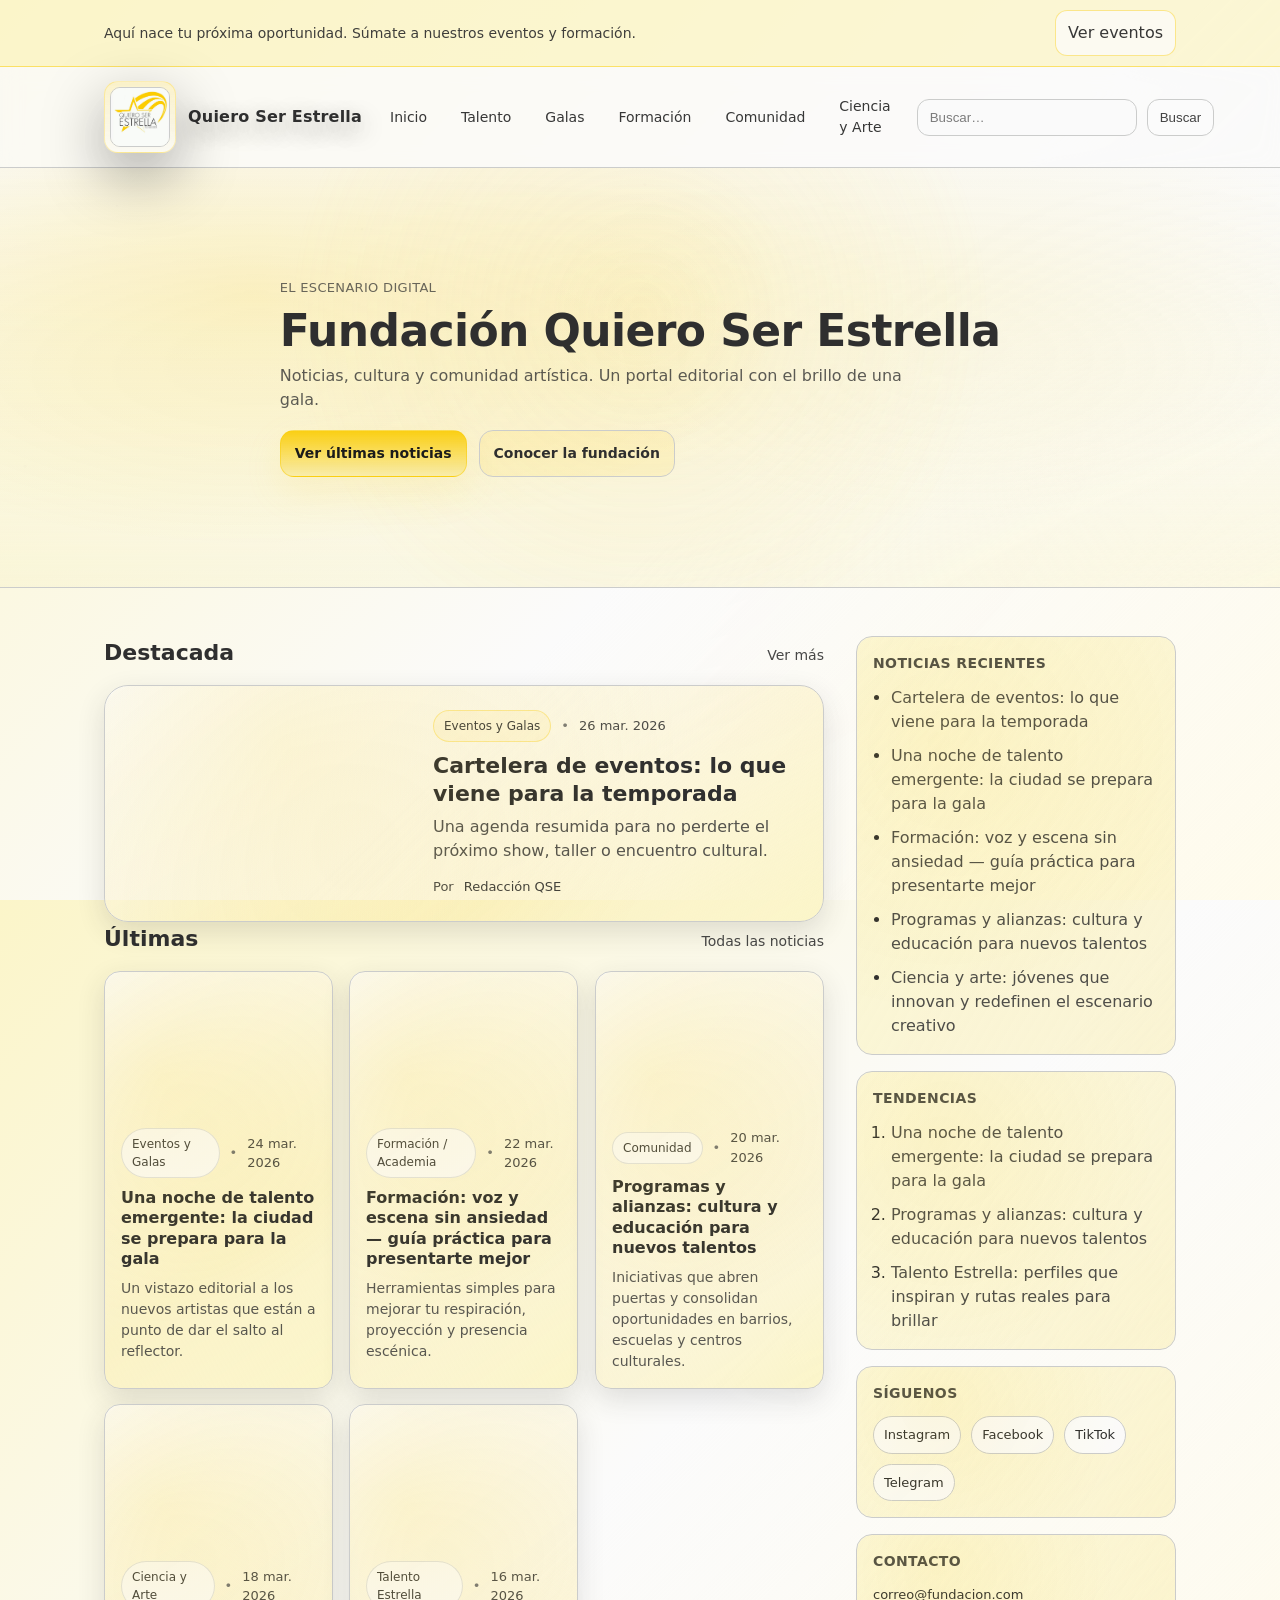
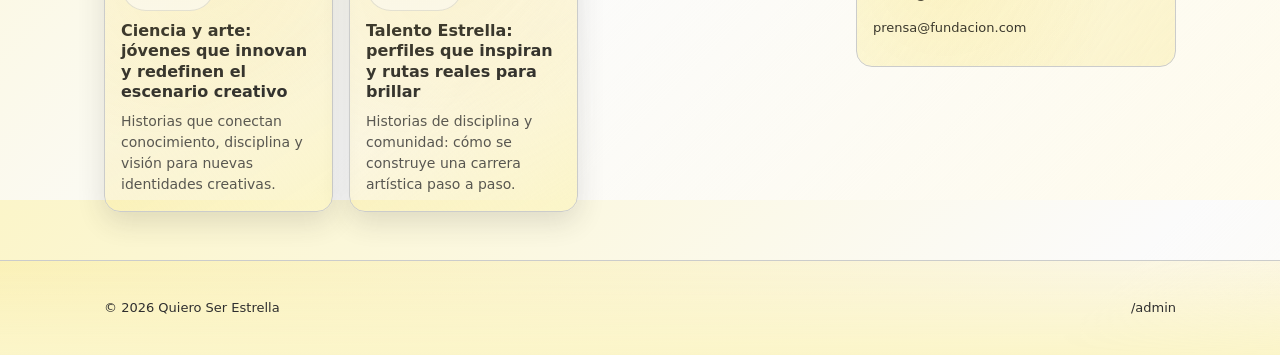
<file: index.html>
<!doctype html>
<html lang="es">
<head>
  <meta charset="utf-8" />
  <meta name="viewport" content="width=device-width, initial-scale=1, viewport-fit=cover" />
  <title>Quiero Ser Estrella — Portal</title>
  <meta name="description" content="Portal de noticias y cultura de Fundación Quiero Ser Estrella." />
  <link rel="preload" href="./css/tokens.css" as="style" />
  <link rel="stylesheet" href="./css/tokens.css" />
  <link rel="stylesheet" href="./css/base.css" />
  <link rel="stylesheet" href="./css/layout.css" />
  <link rel="stylesheet" href="./css/components.css" />
  <link rel="stylesheet" href="./css/effects.css" />
</head>
<body>
  <a class="skip-link" href="#contenido">Saltar al contenido</a>

  <div class="top-banner" role="region" aria-label="Anuncio">
    <div class="container top-banner-inner">
      <p class="top-banner-text">Aquí nace tu próxima oportunidad. Súmate a nuestros eventos y formación.</p>
      <a class="top-banner-cta" href="#/categoria/eventos-y-galas">Ver eventos</a>
    </div>
  </div>

  <header class="site-header">
    <div class="container header-inner">
      <a class="brand" href="#/">
        <span class="brand-logo-wrap" aria-hidden="true">
          <img class="brand-logo" src="./quieroserestrella-logo.png" alt="" />
        </span>
        <span class="brand-text">Quiero Ser Estrella</span>
      </a>

      <nav class="nav" aria-label="Navegación principal">
        <a class="nav-link" href="#/">Inicio</a>

        <a class="nav-link" href="#/categoria/talento-estrella">Talento</a>
        <a class="nav-link" href="#/categoria/eventos-y-galas">Galas</a>
        <a class="nav-link" href="#/categoria/formacion-academia">Formación</a>
        <a class="nav-link" href="#/categoria/comunidad">Comunidad</a>
        <a class="nav-link" href="#/categoria/ciencia-y-arte">Ciencia y Arte</a>
      </nav>

      <form class="search" role="search">
        <label class="sr-only" for="q">Buscar</label>
        <input id="q" class="search-input" name="q" type="search" placeholder="Buscar…" autocomplete="off" />
        <button class="search-btn" type="submit">Buscar</button>
      </form>
    </div>
  </header>

  <main id="contenido">
    <section class="hero">
      <canvas class="hero-canvas" data-particles aria-hidden="true"></canvas>
      <div class="container hero-inner">
        <p class="hero-kicker">El escenario digital</p>
        <h1 class="hero-title">Fundación Quiero Ser Estrella</h1>
        <p class="hero-subtitle">Noticias, cultura y comunidad artística. Un portal editorial con el brillo de una gala.</p>
        <div class="hero-actions">
          <a class="btn btn-primary" href="#/">Ver últimas noticias</a>
          <a class="btn btn-ghost" href="#">Conocer la fundación</a>
        </div>
      </div>
    </section>

    <section class="section">
      <div class="container" id="app"></div>
    </section>
  </main>

  <footer class="site-footer">
    <div class="container footer-inner">
      <p class="small">© <span id="year"></span> Quiero Ser Estrella</p>
      <a class="small" href="./admin.html">/admin</a>
    </div>
  </footer>

  <script type="module" src="./js/main.js"></script>
</body>
</html>
</file>
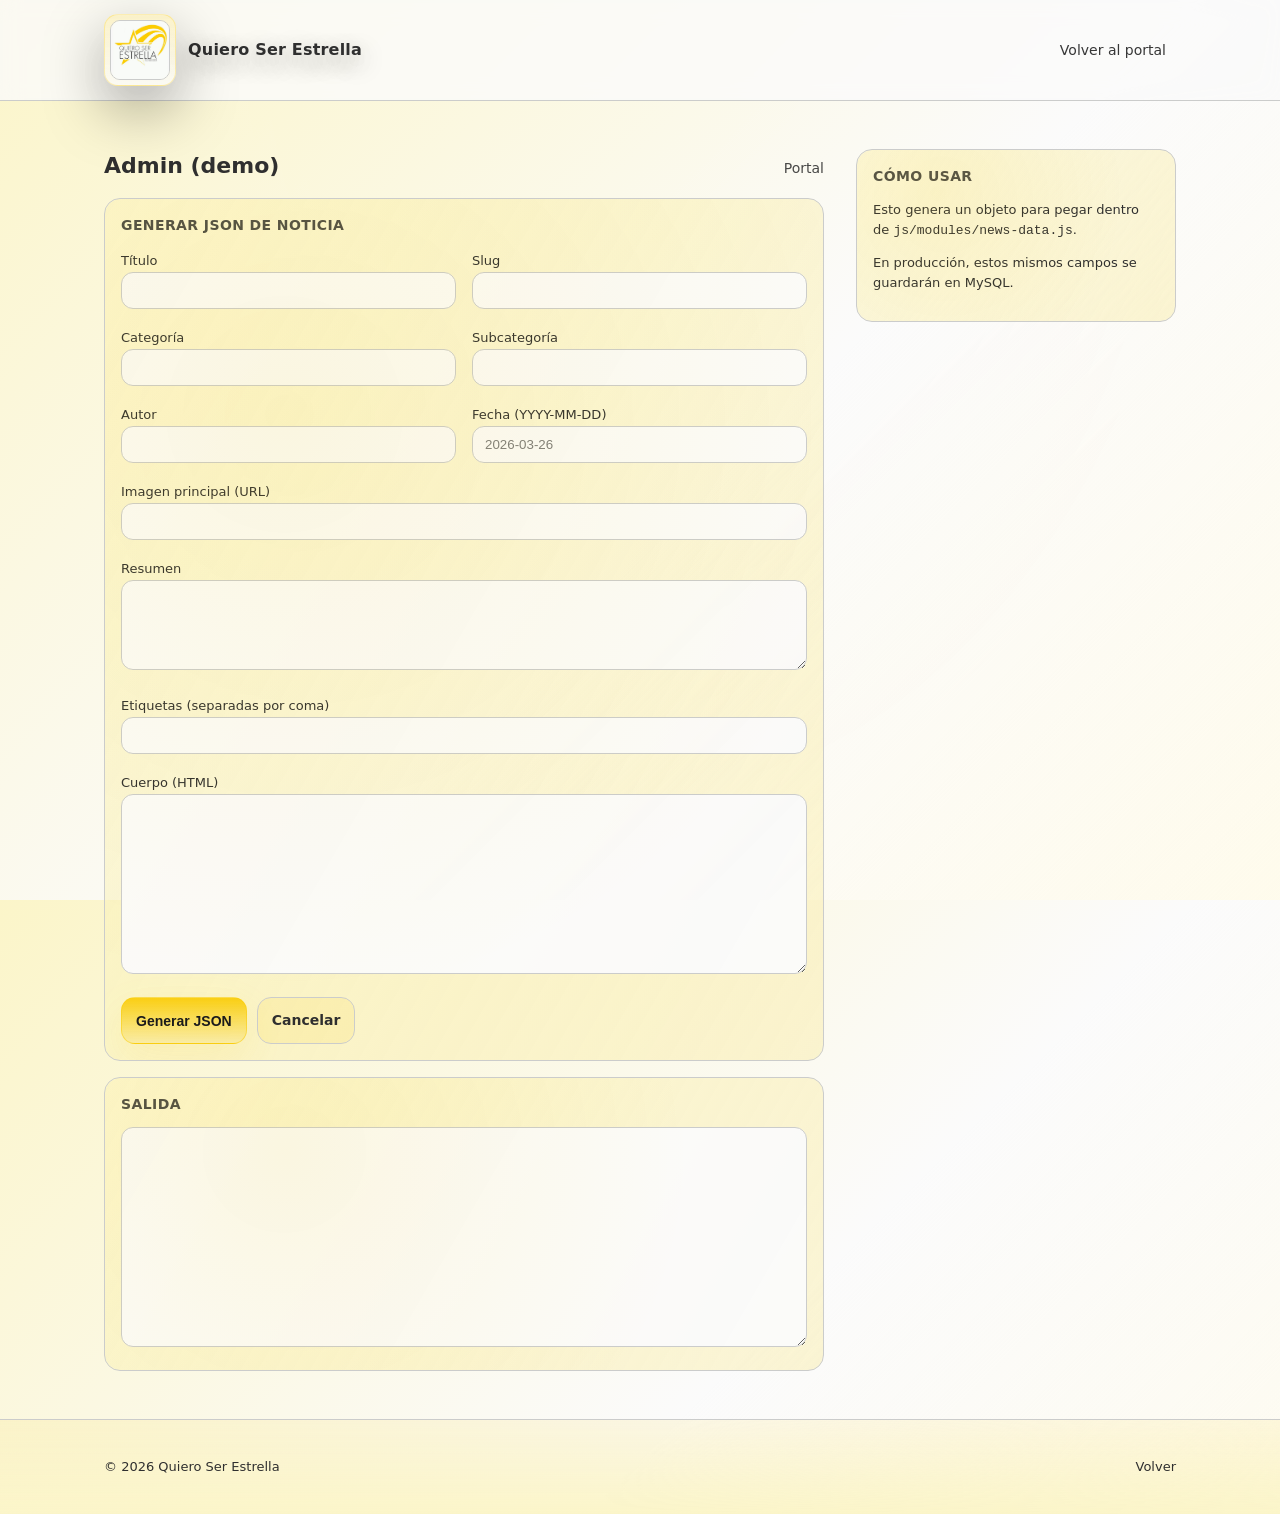
<file: admin.html>
<!doctype html>
<html lang="es">
<head>
  <meta charset="utf-8" />
  <meta name="viewport" content="width=device-width, initial-scale=1" />
  <title>Admin — Quiero Ser Estrella</title>
  <link rel="stylesheet" href="./css/tokens.css" />
  <link rel="stylesheet" href="./css/base.css" />
  <link rel="stylesheet" href="./css/layout.css" />
  <link rel="stylesheet" href="./css/components.css" />
</head>
<body>
  <a class="skip-link" href="#contenido">Saltar al contenido</a>

  <header class="site-header">
    <div class="container header-inner">
      <a class="brand" href="./#/">
        <span class="brand-logo-wrap" aria-hidden="true">
          <img class="brand-logo" src="./quieroserestrella-logo.png" alt="" />
        </span>
        <span class="brand-text">Quiero Ser Estrella</span>
      </a>

      <nav class="nav" aria-label="Navegación">
        <a class="nav-link" href="./#/">Volver al portal</a>
      </nav>
    </div>
  </header>

  <main id="contenido" class="section">
    <div class="container grid-main">
      <div>
        <div class="section-header">
          <h1 class="section-title">Admin (demo)</h1>
          <a class="section-link" href="./#/">Portal</a>
        </div>

        <section class="panel">
          <h2 class="panel-title">Generar JSON de noticia</h2>

          <form id="f" class="form">
            <div class="cards" style="grid-template-columns:1fr 1fr;">
              <div>
                <label class="small" for="titulo">Título</label>
                <input class="search-input" style="width:100%" id="titulo" name="titulo" required />
              </div>
              <div>
                <label class="small" for="slug">Slug</label>
                <input class="search-input" style="width:100%" id="slug" name="slug" required />
              </div>
              <div>
                <label class="small" for="categoria">Categoría</label>
                <input class="search-input" style="width:100%" id="categoria" name="categoria" required />
              </div>
              <div>
                <label class="small" for="subcategoria">Subcategoría</label>
                <input class="search-input" style="width:100%" id="subcategoria" name="subcategoria" />
              </div>
              <div>
                <label class="small" for="autor">Autor</label>
                <input class="search-input" style="width:100%" id="autor" name="autor" required />
              </div>
              <div>
                <label class="small" for="fecha">Fecha (YYYY-MM-DD)</label>
                <input class="search-input" style="width:100%" id="fecha" name="fecha" placeholder="2026-03-26" required />
              </div>
              <div style="grid-column:1 / -1">
                <label class="small" for="imagen">Imagen principal (URL)</label>
                <input class="search-input" style="width:100%" id="imagen" name="imagen" required />
              </div>
              <div style="grid-column:1 / -1">
                <label class="small" for="resumen">Resumen</label>
                <textarea class="search-input" style="width:100%;height:90px" id="resumen" name="resumen" required></textarea>
              </div>
              <div style="grid-column:1 / -1">
                <label class="small" for="etiquetas">Etiquetas (separadas por coma)</label>
                <input class="search-input" style="width:100%" id="etiquetas" name="etiquetas" />
              </div>
              <div style="grid-column:1 / -1">
                <label class="small" for="cuerpo">Cuerpo (HTML)</label>
                <textarea class="search-input" style="width:100%;height:180px" id="cuerpo" name="cuerpo" required></textarea>
              </div>
            </div>

            <div style="margin-top:16px;display:flex;gap:10px;flex-wrap:wrap;">
              <button class="btn btn-primary" type="submit">Generar JSON</button>
              <a class="btn btn-ghost" href="./#/">Cancelar</a>
            </div>
          </form>
        </section>

        <section class="panel" style="margin-top:16px">
          <h2 class="panel-title">Salida</h2>
          <textarea id="out" class="search-input" style="width:100%;height:220px" readonly></textarea>
        </section>
      </div>

      <aside class="sidebar" aria-label="Ayuda">
        <section class="panel">
          <h2 class="panel-title">Cómo usar</h2>
          <p class="small">Esto genera un objeto para pegar dentro de <span style="font-family:var(--mono)">js/modules/news-data.js</span>.</p>
          <p class="small">En producción, estos mismos campos se guardarán en MySQL.</p>
        </section>
      </aside>
    </div>
  </main>

  <footer class="site-footer">
    <div class="container footer-inner">
      <p class="small">© <span id="year"></span> Quiero Ser Estrella</p>
      <a class="small" href="./#/">Volver</a>
    </div>
  </footer>

  <script type="module">
    const yearEl = document.getElementById('year');
    if (yearEl) yearEl.textContent = String(new Date().getFullYear());

    const f = document.getElementById('f');
    const out = document.getElementById('out');

    const clean = (s) => String(s || '').trim();

    f.addEventListener('submit', (ev) => {
      ev.preventDefault();

      const data = new FormData(f);
      const etiquetas = clean(data.get('etiquetas'))
        .split(',')
        .map((x) => clean(x))
        .filter(Boolean);

      const obj = {
        id: Date.now(),
        slug: clean(data.get('slug')),
        categoria: clean(data.get('categoria')),
        subcategoria: clean(data.get('subcategoria')),
        titulo: clean(data.get('titulo')),
        autor: clean(data.get('autor')),
        fecha: clean(data.get('fecha')),
        imagen_principal: clean(data.get('imagen')),
        resumen: clean(data.get('resumen')),
        cuerpo_html: clean(data.get('cuerpo')),
        etiquetas,
      };

      out.value = JSON.stringify(obj, null, 2);
      out.focus();
      out.select();
    });
  </script>
</body>
</html>
</file>
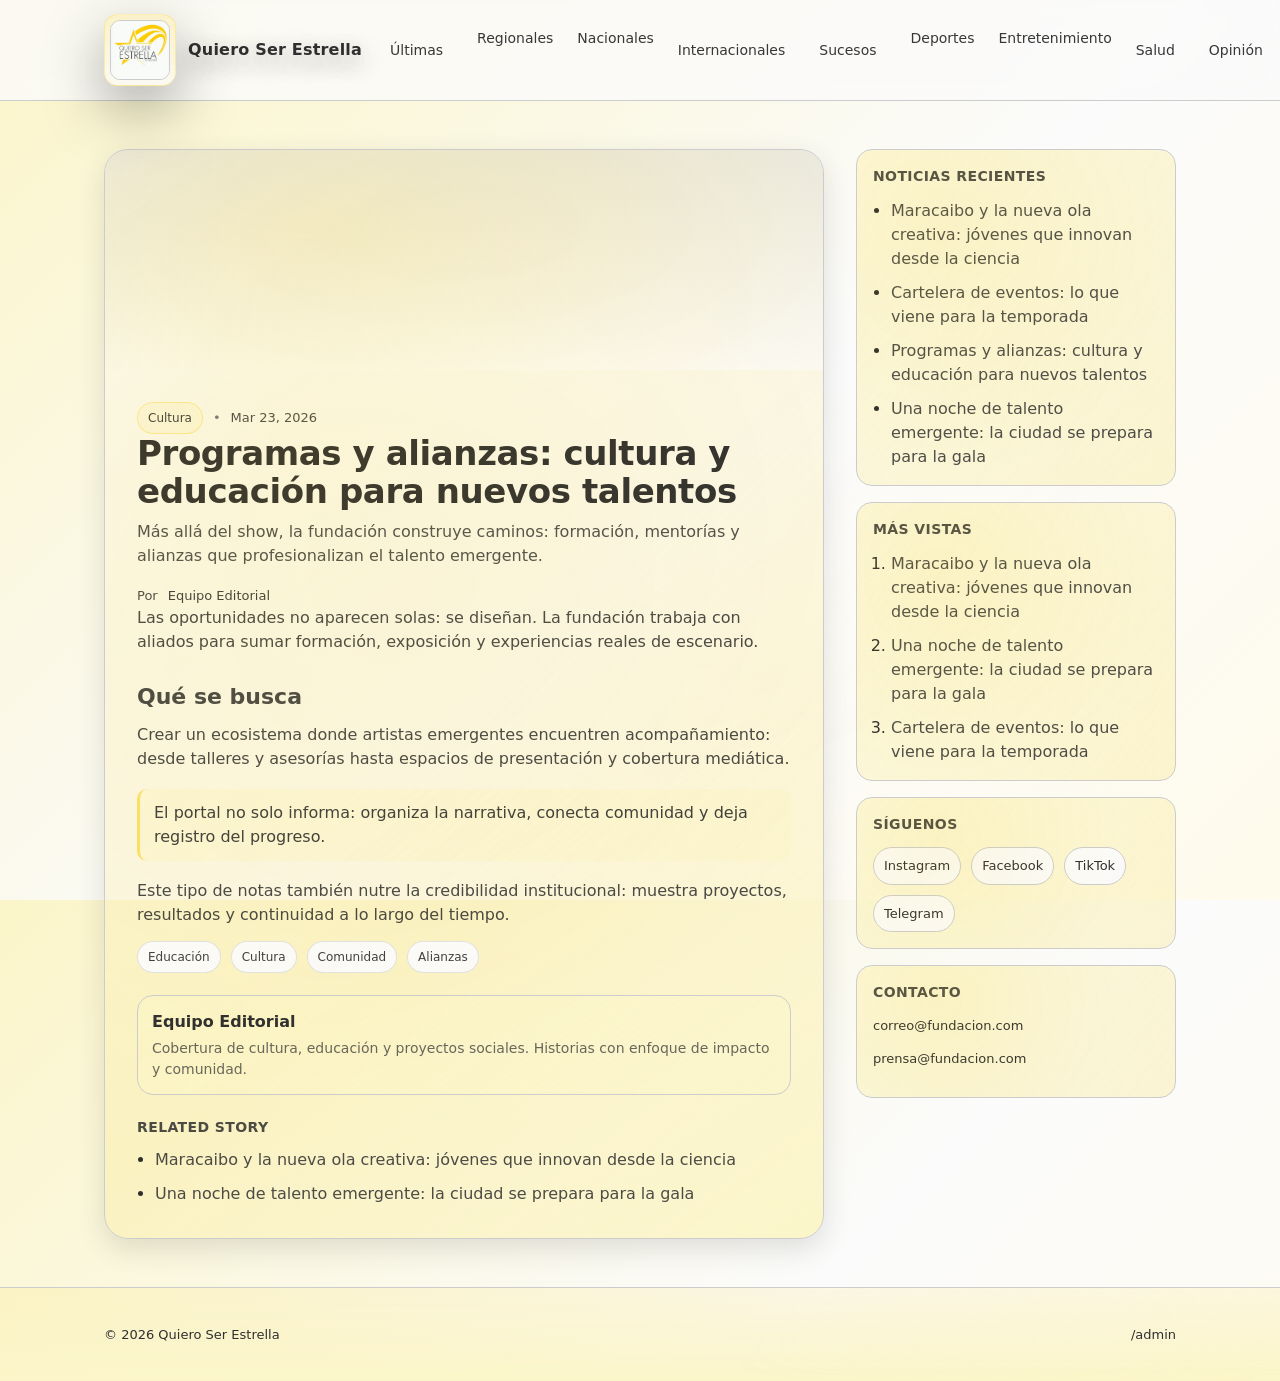
<file: noticias/alianzas-comunidad.html>
<!doctype html>
<html lang="es">
<head>
  <meta charset="utf-8" />
  <meta name="viewport" content="width=device-width, initial-scale=1" />
  <title>Programas y alianzas: cultura y educación para nuevos talentos — Quiero Ser Estrella</title>
  <meta name="description" content="Notas y proyectos que conectan educación, cultura y oportunidades para artistas emergentes." />
  <link rel="stylesheet" href="../css/tokens.css" />
  <link rel="stylesheet" href="../css/base.css" />
  <link rel="stylesheet" href="../css/layout.css" />
  <link rel="stylesheet" href="../css/components.css" />
  <link rel="stylesheet" href="../css/effects.css" />
</head>
<body>
  <a class="skip-link" href="#contenido">Saltar al contenido</a>

  <header class="site-header">
    <div class="container header-inner">
      <a class="brand" href="../">
        <span class="brand-logo-wrap" aria-hidden="true">
          <img class="brand-logo" src="../quieroserestrella-logo.png" alt="" />
        </span>
        <span class="brand-text">Quiero Ser Estrella</span>
      </a>

      <nav class="nav" aria-label="Navegación principal">
        <a class="nav-link" href="../#ultimas">Últimas</a>
        <div class="nav-item">
          <a class="nav-link" href="#">Regionales</a>
          <div class="nav-menu" role="menu">
            <a class="nav-menu-link" href="#">Zulia</a>
            <a class="nav-menu-link" href="#">Religión</a>
            <a class="nav-menu-link" href="#">Meteorología</a>
          </div>
        </div>
        <div class="nav-item">
          <a class="nav-link" href="#">Nacionales</a>
          <div class="nav-menu" role="menu">
            <a class="nav-menu-link" href="#">Economía</a>
            <a class="nav-menu-link" href="#">Política</a>
            <a class="nav-menu-link" href="#">Cultura</a>
          </div>
        </div>
        <a class="nav-link" href="#">Internacionales</a>
        <a class="nav-link" href="#">Sucesos</a>
        <div class="nav-item">
          <a class="nav-link" href="#">Deportes</a>
          <div class="nav-menu" role="menu">
            <a class="nav-menu-link" href="#">Béisbol</a>
            <a class="nav-menu-link" href="#">Fútbol</a>
            <a class="nav-menu-link" href="#">Baloncesto</a>
            <a class="nav-menu-link" href="#">Tenis</a>
          </div>
        </div>
        <div class="nav-item">
          <a class="nav-link" href="#">Entretenimiento</a>
          <div class="nav-menu" role="menu">
            <a class="nav-menu-link" href="#">Farándula</a>
            <a class="nav-menu-link" href="#">Música</a>
            <a class="nav-menu-link" href="#">Música Latina</a>
          </div>
        </div>
        <a class="nav-link" href="#">Salud</a>
        <a class="nav-link" href="#">Opinión</a>
      </nav>

      <form class="search" role="search">
        <label class="sr-only" for="q">Buscar</label>
        <input id="q" class="search-input" name="q" type="search" placeholder="Buscar…" autocomplete="off" />
        <button class="search-btn" type="submit">Buscar</button>
      </form>
    </div>
  </header>

  <main id="contenido" class="section">
    <div class="container article-wrap">
      <article class="article">
        <div class="article-hero" aria-hidden="true"></div>
        <div class="article-body">
          <div class="meta">
            <span class="pill">Cultura</span>
            <span class="meta-dot" aria-hidden="true">•</span>
            <span>Mar 23, 2026</span>
          </div>

          <h1 class="article-title">Programas y alianzas: cultura y educación para nuevos talentos</h1>
          <p class="article-excerpt">Más allá del show, la fundación construye caminos: formación, mentorías y alianzas que profesionalizan el talento emergente.</p>
          <div class="meta">Por <a href="#">Equipo Editorial</a></div>

          <div class="prose">
            <p>Las oportunidades no aparecen solas: se diseñan. La fundación trabaja con aliados para sumar formación, exposición y experiencias reales de escenario.</p>

            <h2>Qué se busca</h2>
            <p>Crear un ecosistema donde artistas emergentes encuentren acompañamiento: desde talleres y asesorías hasta espacios de presentación y cobertura mediática.</p>

            <blockquote>El portal no solo informa: organiza la narrativa, conecta comunidad y deja registro del progreso.</blockquote>

            <p>Este tipo de notas también nutre la credibilidad institucional: muestra proyectos, resultados y continuidad a lo largo del tiempo.</p>
          </div>

          <div class="tags" aria-label="Etiquetas">
            <span class="pill pill-soft">Educación</span>
            <span class="pill pill-soft">Cultura</span>
            <span class="pill pill-soft">Comunidad</span>
            <span class="pill pill-soft">Alianzas</span>
          </div>

          <section class="author-box" aria-label="Autor">
            <p class="author-name">Equipo Editorial</p>
            <p class="author-bio">Cobertura de cultura, educación y proyectos sociales. Historias con enfoque de impacto y comunidad.</p>
          </section>

          <section class="related" aria-label="Historias relacionadas">
            <h2>Related Story</h2>
            <ul class="list">
              <li><a href="./maracaibo-robotica.html">Maracaibo y la nueva ola creativa: jóvenes que innovan desde la ciencia</a></li>
              <li><a href="./gala-talento-emergente.html">Una noche de talento emergente: la ciudad se prepara para la gala</a></li>
            </ul>
          </section>
        </div>
      </article>

      <aside class="sidebar" aria-label="Barra lateral">
        <section class="panel">
          <h2 class="panel-title">Noticias recientes</h2>
          <ul class="list">
            <li><a href="./maracaibo-robotica.html">Maracaibo y la nueva ola creativa: jóvenes que innovan desde la ciencia</a></li>
            <li><a href="./cartelera-temporada.html">Cartelera de eventos: lo que viene para la temporada</a></li>
            <li><a href="./alianzas-comunidad.html">Programas y alianzas: cultura y educación para nuevos talentos</a></li>
            <li><a href="./gala-talento-emergente.html">Una noche de talento emergente: la ciudad se prepara para la gala</a></li>
          </ul>
        </section>

        <section class="panel">
          <h2 class="panel-title">Más vistas</h2>
          <ol class="list list-ordered">
            <li><a href="./maracaibo-robotica.html">Maracaibo y la nueva ola creativa: jóvenes que innovan desde la ciencia</a></li>
            <li><a href="./gala-talento-emergente.html">Una noche de talento emergente: la ciudad se prepara para la gala</a></li>
            <li><a href="./cartelera-temporada.html">Cartelera de eventos: lo que viene para la temporada</a></li>
          </ol>
        </section>

        <section class="panel">
          <h2 class="panel-title">Síguenos</h2>
          <div class="social">
            <a class="social-link" href="#">Instagram</a>
            <a class="social-link" href="#">Facebook</a>
            <a class="social-link" href="#">TikTok</a>
            <a class="social-link" href="#">Telegram</a>
          </div>
        </section>

        <section class="panel">
          <h2 class="panel-title">Contacto</h2>
          <p class="small">correo@fundacion.com</p>
          <p class="small">prensa@fundacion.com</p>
        </section>
      </aside>
    </div>
  </main>

  <footer class="site-footer">
    <div class="container footer-inner">
      <p class="small">© <span id="year"></span> Quiero Ser Estrella</p>
      <a class="small" href="#">/admin</a>
    </div>
  </footer>

  <script type="module" src="../js/main.js"></script>
</body>
</html>
</file>
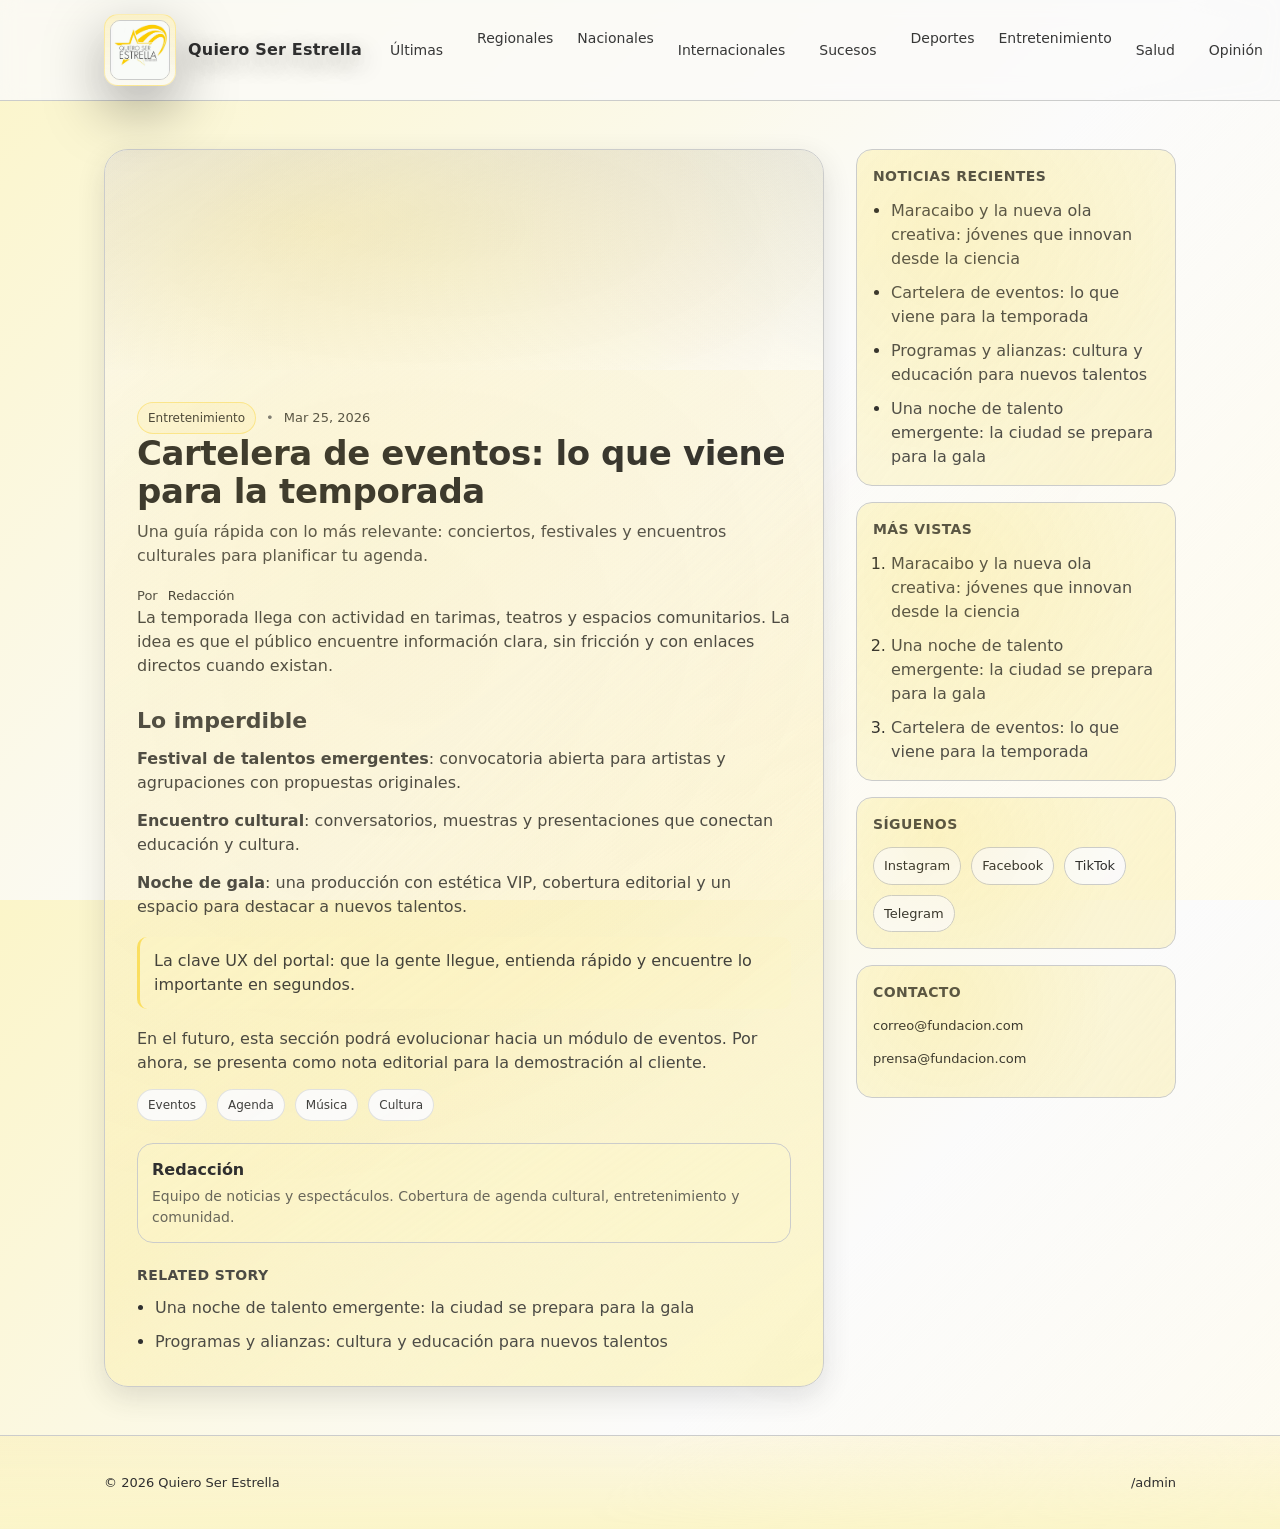
<file: noticias/cartelera-temporada.html>
<!doctype html>
<html lang="es">
<head>
  <meta charset="utf-8" />
  <meta name="viewport" content="width=device-width, initial-scale=1" />
  <title>Cartelera de eventos: lo que viene para la temporada — Quiero Ser Estrella</title>
  <meta name="description" content="Agenda cultural resumida: conciertos, festivales y encuentros para la temporada." />
  <link rel="stylesheet" href="../css/tokens.css" />
  <link rel="stylesheet" href="../css/base.css" />
  <link rel="stylesheet" href="../css/layout.css" />
  <link rel="stylesheet" href="../css/components.css" />
  <link rel="stylesheet" href="../css/effects.css" />
</head>
<body>
  <a class="skip-link" href="#contenido">Saltar al contenido</a>

  <header class="site-header">
    <div class="container header-inner">
      <a class="brand" href="../">
        <span class="brand-logo-wrap" aria-hidden="true">
          <img class="brand-logo" src="../quieroserestrella-logo.png" alt="" />
        </span>
        <span class="brand-text">Quiero Ser Estrella</span>
      </a>

      <nav class="nav" aria-label="Navegación principal">
        <a class="nav-link" href="../#ultimas">Últimas</a>
        <div class="nav-item">
          <a class="nav-link" href="#">Regionales</a>
          <div class="nav-menu" role="menu">
            <a class="nav-menu-link" href="#">Zulia</a>
            <a class="nav-menu-link" href="#">Religión</a>
            <a class="nav-menu-link" href="#">Meteorología</a>
          </div>
        </div>
        <div class="nav-item">
          <a class="nav-link" href="#">Nacionales</a>
          <div class="nav-menu" role="menu">
            <a class="nav-menu-link" href="#">Economía</a>
            <a class="nav-menu-link" href="#">Política</a>
            <a class="nav-menu-link" href="#">Cultura</a>
          </div>
        </div>
        <a class="nav-link" href="#">Internacionales</a>
        <a class="nav-link" href="#">Sucesos</a>
        <div class="nav-item">
          <a class="nav-link" href="#">Deportes</a>
          <div class="nav-menu" role="menu">
            <a class="nav-menu-link" href="#">Béisbol</a>
            <a class="nav-menu-link" href="#">Fútbol</a>
            <a class="nav-menu-link" href="#">Baloncesto</a>
            <a class="nav-menu-link" href="#">Tenis</a>
          </div>
        </div>
        <div class="nav-item">
          <a class="nav-link" href="#">Entretenimiento</a>
          <div class="nav-menu" role="menu">
            <a class="nav-menu-link" href="#">Farándula</a>
            <a class="nav-menu-link" href="#">Música</a>
            <a class="nav-menu-link" href="#">Música Latina</a>
          </div>
        </div>
        <a class="nav-link" href="#">Salud</a>
        <a class="nav-link" href="#">Opinión</a>
      </nav>

      <form class="search" role="search">
        <label class="sr-only" for="q">Buscar</label>
        <input id="q" class="search-input" name="q" type="search" placeholder="Buscar…" autocomplete="off" />
        <button class="search-btn" type="submit">Buscar</button>
      </form>
    </div>
  </header>

  <main id="contenido" class="section">
    <div class="container article-wrap">
      <article class="article">
        <div class="article-hero" aria-hidden="true"></div>
        <div class="article-body">
          <div class="meta">
            <span class="pill">Entretenimiento</span>
            <span class="meta-dot" aria-hidden="true">•</span>
            <span>Mar 25, 2026</span>
          </div>

          <h1 class="article-title">Cartelera de eventos: lo que viene para la temporada</h1>
          <p class="article-excerpt">Una guía rápida con lo más relevante: conciertos, festivales y encuentros culturales para planificar tu agenda.</p>
          <div class="meta">Por <a href="#">Redacción</a></div>

          <div class="prose">
            <p>La temporada llega con actividad en tarimas, teatros y espacios comunitarios. La idea es que el público encuentre información clara, sin fricción y con enlaces directos cuando existan.</p>

            <h2>Lo imperdible</h2>
            <p><strong>Festival de talentos emergentes</strong>: convocatoria abierta para artistas y agrupaciones con propuestas originales.</p>
            <p><strong>Encuentro cultural</strong>: conversatorios, muestras y presentaciones que conectan educación y cultura.</p>
            <p><strong>Noche de gala</strong>: una producción con estética VIP, cobertura editorial y un espacio para destacar a nuevos talentos.</p>

            <blockquote>La clave UX del portal: que la gente llegue, entienda rápido y encuentre lo importante en segundos.</blockquote>

            <p>En el futuro, esta sección podrá evolucionar hacia un módulo de eventos. Por ahora, se presenta como nota editorial para la demostración al cliente.</p>
          </div>

          <div class="tags" aria-label="Etiquetas">
            <span class="pill pill-soft">Eventos</span>
            <span class="pill pill-soft">Agenda</span>
            <span class="pill pill-soft">Música</span>
            <span class="pill pill-soft">Cultura</span>
          </div>

          <section class="author-box" aria-label="Autor">
            <p class="author-name">Redacción</p>
            <p class="author-bio">Equipo de noticias y espectáculos. Cobertura de agenda cultural, entretenimiento y comunidad.</p>
          </section>

          <section class="related" aria-label="Historias relacionadas">
            <h2>Related Story</h2>
            <ul class="list">
              <li><a href="./gala-talento-emergente.html">Una noche de talento emergente: la ciudad se prepara para la gala</a></li>
              <li><a href="./alianzas-comunidad.html">Programas y alianzas: cultura y educación para nuevos talentos</a></li>
            </ul>
          </section>
        </div>
      </article>

      <aside class="sidebar" aria-label="Barra lateral">
        <section class="panel">
          <h2 class="panel-title">Noticias recientes</h2>
          <ul class="list">
            <li><a href="./maracaibo-robotica.html">Maracaibo y la nueva ola creativa: jóvenes que innovan desde la ciencia</a></li>
            <li><a href="./cartelera-temporada.html">Cartelera de eventos: lo que viene para la temporada</a></li>
            <li><a href="./alianzas-comunidad.html">Programas y alianzas: cultura y educación para nuevos talentos</a></li>
            <li><a href="./gala-talento-emergente.html">Una noche de talento emergente: la ciudad se prepara para la gala</a></li>
          </ul>
        </section>

        <section class="panel">
          <h2 class="panel-title">Más vistas</h2>
          <ol class="list list-ordered">
            <li><a href="./maracaibo-robotica.html">Maracaibo y la nueva ola creativa: jóvenes que innovan desde la ciencia</a></li>
            <li><a href="./gala-talento-emergente.html">Una noche de talento emergente: la ciudad se prepara para la gala</a></li>
            <li><a href="./cartelera-temporada.html">Cartelera de eventos: lo que viene para la temporada</a></li>
          </ol>
        </section>

        <section class="panel">
          <h2 class="panel-title">Síguenos</h2>
          <div class="social">
            <a class="social-link" href="#">Instagram</a>
            <a class="social-link" href="#">Facebook</a>
            <a class="social-link" href="#">TikTok</a>
            <a class="social-link" href="#">Telegram</a>
          </div>
        </section>

        <section class="panel">
          <h2 class="panel-title">Contacto</h2>
          <p class="small">correo@fundacion.com</p>
          <p class="small">prensa@fundacion.com</p>
        </section>
      </aside>
    </div>
  </main>

  <footer class="site-footer">
    <div class="container footer-inner">
      <p class="small">© <span id="year"></span> Quiero Ser Estrella</p>
      <a class="small" href="#">/admin</a>
    </div>
  </footer>

  <script type="module" src="../js/main.js"></script>
</body>
</html>
</file>
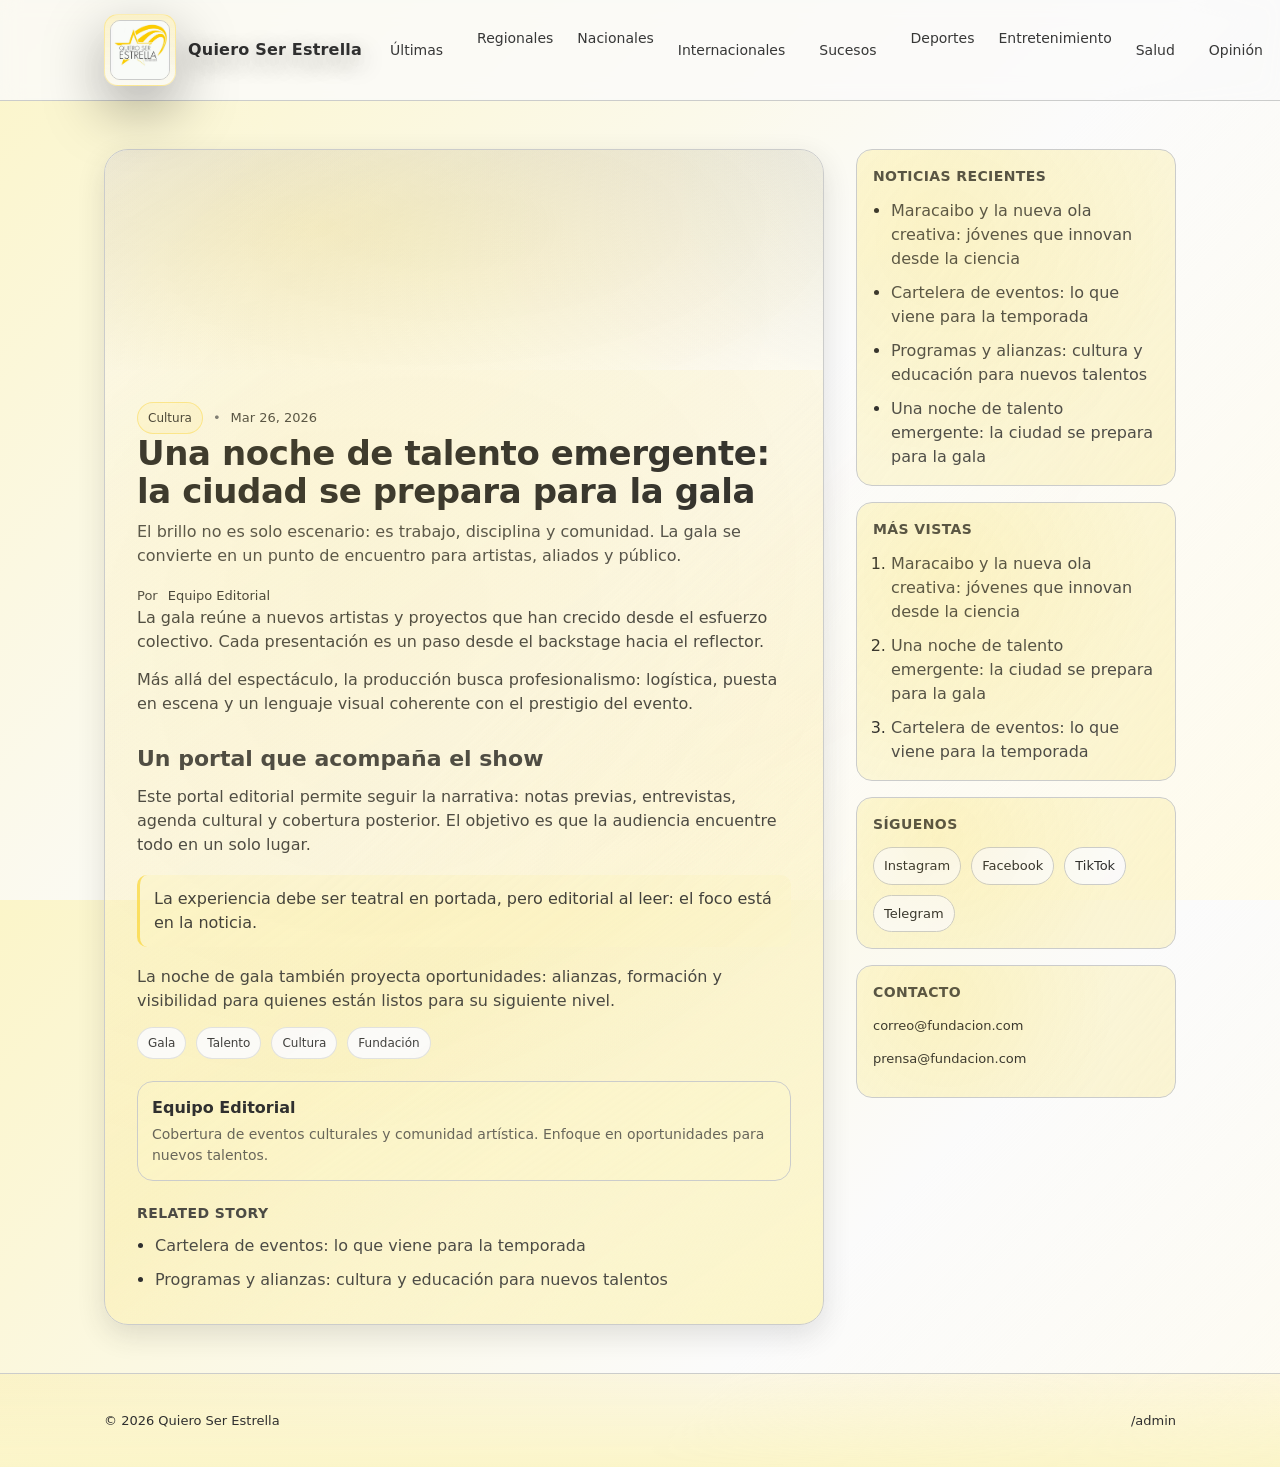
<file: noticias/gala-talento-emergente.html>
<!doctype html>
<html lang="es">
<head>
  <meta charset="utf-8" />
  <meta name="viewport" content="width=device-width, initial-scale=1" />
  <title>Una noche de talento emergente: la ciudad se prepara para la gala — Quiero Ser Estrella</title>
  <meta name="description" content="Crónica previa a la gala: artistas emergentes, jurado y comunidad en una noche de prestigio." />
  <link rel="stylesheet" href="../css/tokens.css" />
  <link rel="stylesheet" href="../css/base.css" />
  <link rel="stylesheet" href="../css/layout.css" />
  <link rel="stylesheet" href="../css/components.css" />
  <link rel="stylesheet" href="../css/effects.css" />
</head>
<body>
  <a class="skip-link" href="#contenido">Saltar al contenido</a>

  <header class="site-header">
    <div class="container header-inner">
      <a class="brand" href="../">
        <span class="brand-logo-wrap" aria-hidden="true">
          <img class="brand-logo" src="../quieroserestrella-logo.png" alt="" />
        </span>
        <span class="brand-text">Quiero Ser Estrella</span>
      </a>

      <nav class="nav" aria-label="Navegación principal">
        <a class="nav-link" href="../#ultimas">Últimas</a>
        <div class="nav-item">
          <a class="nav-link" href="#">Regionales</a>
          <div class="nav-menu" role="menu">
            <a class="nav-menu-link" href="#">Zulia</a>
            <a class="nav-menu-link" href="#">Religión</a>
            <a class="nav-menu-link" href="#">Meteorología</a>
          </div>
        </div>
        <div class="nav-item">
          <a class="nav-link" href="#">Nacionales</a>
          <div class="nav-menu" role="menu">
            <a class="nav-menu-link" href="#">Economía</a>
            <a class="nav-menu-link" href="#">Política</a>
            <a class="nav-menu-link" href="#">Cultura</a>
          </div>
        </div>
        <a class="nav-link" href="#">Internacionales</a>
        <a class="nav-link" href="#">Sucesos</a>
        <div class="nav-item">
          <a class="nav-link" href="#">Deportes</a>
          <div class="nav-menu" role="menu">
            <a class="nav-menu-link" href="#">Béisbol</a>
            <a class="nav-menu-link" href="#">Fútbol</a>
            <a class="nav-menu-link" href="#">Baloncesto</a>
            <a class="nav-menu-link" href="#">Tenis</a>
          </div>
        </div>
        <div class="nav-item">
          <a class="nav-link" href="#">Entretenimiento</a>
          <div class="nav-menu" role="menu">
            <a class="nav-menu-link" href="#">Farándula</a>
            <a class="nav-menu-link" href="#">Música</a>
            <a class="nav-menu-link" href="#">Música Latina</a>
          </div>
        </div>
        <a class="nav-link" href="#">Salud</a>
        <a class="nav-link" href="#">Opinión</a>
      </nav>

      <form class="search" role="search">
        <label class="sr-only" for="q">Buscar</label>
        <input id="q" class="search-input" name="q" type="search" placeholder="Buscar…" autocomplete="off" />
        <button class="search-btn" type="submit">Buscar</button>
      </form>
    </div>
  </header>

  <main id="contenido" class="section">
    <div class="container article-wrap">
      <article class="article">
        <div class="article-hero" aria-hidden="true"></div>
        <div class="article-body">
          <div class="meta">
            <span class="pill">Cultura</span>
            <span class="meta-dot" aria-hidden="true">•</span>
            <span>Mar 26, 2026</span>
          </div>

          <h1 class="article-title">Una noche de talento emergente: la ciudad se prepara para la gala</h1>
          <p class="article-excerpt">El brillo no es solo escenario: es trabajo, disciplina y comunidad. La gala se convierte en un punto de encuentro para artistas, aliados y público.</p>
          <div class="meta">Por <a href="#">Equipo Editorial</a></div>

          <div class="prose">
            <p>La gala reúne a nuevos artistas y proyectos que han crecido desde el esfuerzo colectivo. Cada presentación es un paso desde el backstage hacia el reflector.</p>
            <p>Más allá del espectáculo, la producción busca profesionalismo: logística, puesta en escena y un lenguaje visual coherente con el prestigio del evento.</p>

            <h2>Un portal que acompaña el show</h2>
            <p>Este portal editorial permite seguir la narrativa: notas previas, entrevistas, agenda cultural y cobertura posterior. El objetivo es que la audiencia encuentre todo en un solo lugar.</p>

            <blockquote>La experiencia debe ser teatral en portada, pero editorial al leer: el foco está en la noticia.</blockquote>

            <p>La noche de gala también proyecta oportunidades: alianzas, formación y visibilidad para quienes están listos para su siguiente nivel.</p>
          </div>

          <div class="tags" aria-label="Etiquetas">
            <span class="pill pill-soft">Gala</span>
            <span class="pill pill-soft">Talento</span>
            <span class="pill pill-soft">Cultura</span>
            <span class="pill pill-soft">Fundación</span>
          </div>

          <section class="author-box" aria-label="Autor">
            <p class="author-name">Equipo Editorial</p>
            <p class="author-bio">Cobertura de eventos culturales y comunidad artística. Enfoque en oportunidades para nuevos talentos.</p>
          </section>

          <section class="related" aria-label="Historias relacionadas">
            <h2>Related Story</h2>
            <ul class="list">
              <li><a href="./cartelera-temporada.html">Cartelera de eventos: lo que viene para la temporada</a></li>
              <li><a href="./alianzas-comunidad.html">Programas y alianzas: cultura y educación para nuevos talentos</a></li>
            </ul>
          </section>
        </div>
      </article>

      <aside class="sidebar" aria-label="Barra lateral">
        <section class="panel">
          <h2 class="panel-title">Noticias recientes</h2>
          <ul class="list">
            <li><a href="./maracaibo-robotica.html">Maracaibo y la nueva ola creativa: jóvenes que innovan desde la ciencia</a></li>
            <li><a href="./cartelera-temporada.html">Cartelera de eventos: lo que viene para la temporada</a></li>
            <li><a href="./alianzas-comunidad.html">Programas y alianzas: cultura y educación para nuevos talentos</a></li>
            <li><a href="./gala-talento-emergente.html">Una noche de talento emergente: la ciudad se prepara para la gala</a></li>
          </ul>
        </section>

        <section class="panel">
          <h2 class="panel-title">Más vistas</h2>
          <ol class="list list-ordered">
            <li><a href="./maracaibo-robotica.html">Maracaibo y la nueva ola creativa: jóvenes que innovan desde la ciencia</a></li>
            <li><a href="./gala-talento-emergente.html">Una noche de talento emergente: la ciudad se prepara para la gala</a></li>
            <li><a href="./cartelera-temporada.html">Cartelera de eventos: lo que viene para la temporada</a></li>
          </ol>
        </section>

        <section class="panel">
          <h2 class="panel-title">Síguenos</h2>
          <div class="social">
            <a class="social-link" href="#">Instagram</a>
            <a class="social-link" href="#">Facebook</a>
            <a class="social-link" href="#">TikTok</a>
            <a class="social-link" href="#">Telegram</a>
          </div>
        </section>

        <section class="panel">
          <h2 class="panel-title">Contacto</h2>
          <p class="small">correo@fundacion.com</p>
          <p class="small">prensa@fundacion.com</p>
        </section>
      </aside>
    </div>
  </main>

  <footer class="site-footer">
    <div class="container footer-inner">
      <p class="small">© <span id="year"></span> Quiero Ser Estrella</p>
      <a class="small" href="#">/admin</a>
    </div>
  </footer>

  <script type="module" src="../js/main.js"></script>
</body>
</html>
</file>
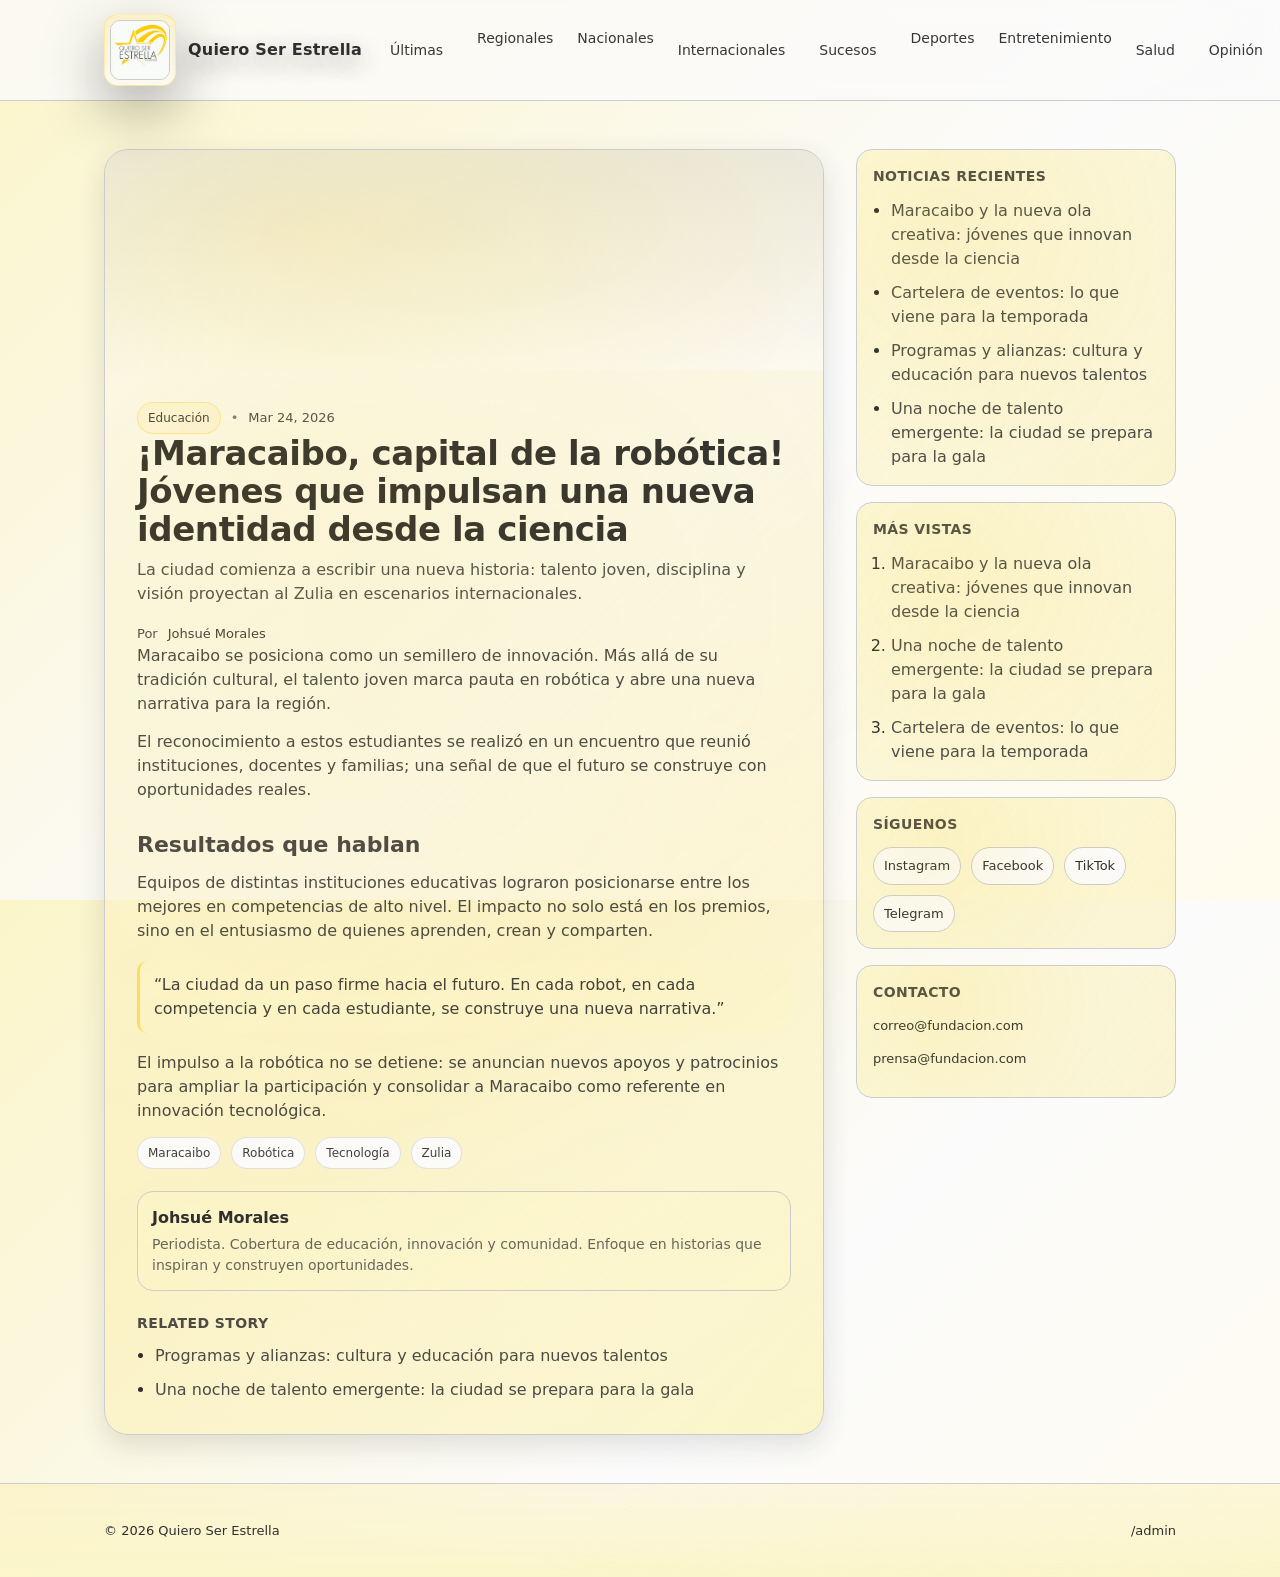
<file: noticias/maracaibo-robotica.html>
<!doctype html>
<html lang="es">
<head>
  <meta charset="utf-8" />
  <meta name="viewport" content="width=device-width, initial-scale=1" />
  <title>¡Maracaibo, capital de la robótica! Jóvenes que impulsan una nueva identidad desde la ciencia — Quiero Ser Estrella</title>
  <meta name="description" content="Maracaibo se posiciona como semillero de innovación con talento joven en robótica." />
  <link rel="stylesheet" href="../css/tokens.css" />
  <link rel="stylesheet" href="../css/base.css" />
  <link rel="stylesheet" href="../css/layout.css" />
  <link rel="stylesheet" href="../css/components.css" />
  <link rel="stylesheet" href="../css/effects.css" />
</head>
<body>
  <a class="skip-link" href="#contenido">Saltar al contenido</a>

  <header class="site-header">
    <div class="container header-inner">
      <a class="brand" href="../">
        <span class="brand-logo-wrap" aria-hidden="true">
          <img class="brand-logo" src="../quieroserestrella-logo.png" alt="" />
        </span>
        <span class="brand-text">Quiero Ser Estrella</span>
      </a>

      <nav class="nav" aria-label="Navegación principal">
        <a class="nav-link" href="../#ultimas">Últimas</a>
        <div class="nav-item">
          <a class="nav-link" href="#">Regionales</a>
          <div class="nav-menu" role="menu">
            <a class="nav-menu-link" href="#">Zulia</a>
            <a class="nav-menu-link" href="#">Religión</a>
            <a class="nav-menu-link" href="#">Meteorología</a>
          </div>
        </div>
        <div class="nav-item">
          <a class="nav-link" href="#">Nacionales</a>
          <div class="nav-menu" role="menu">
            <a class="nav-menu-link" href="#">Economía</a>
            <a class="nav-menu-link" href="#">Política</a>
            <a class="nav-menu-link" href="#">Cultura</a>
          </div>
        </div>
        <a class="nav-link" href="#">Internacionales</a>
        <a class="nav-link" href="#">Sucesos</a>
        <div class="nav-item">
          <a class="nav-link" href="#">Deportes</a>
          <div class="nav-menu" role="menu">
            <a class="nav-menu-link" href="#">Béisbol</a>
            <a class="nav-menu-link" href="#">Fútbol</a>
            <a class="nav-menu-link" href="#">Baloncesto</a>
            <a class="nav-menu-link" href="#">Tenis</a>
          </div>
        </div>
        <div class="nav-item">
          <a class="nav-link" href="#">Entretenimiento</a>
          <div class="nav-menu" role="menu">
            <a class="nav-menu-link" href="#">Farándula</a>
            <a class="nav-menu-link" href="#">Música</a>
            <a class="nav-menu-link" href="#">Música Latina</a>
          </div>
        </div>
        <a class="nav-link" href="#">Salud</a>
        <a class="nav-link" href="#">Opinión</a>
      </nav>

      <form class="search" role="search">
        <label class="sr-only" for="q">Buscar</label>
        <input id="q" class="search-input" name="q" type="search" placeholder="Buscar…" autocomplete="off" />
        <button class="search-btn" type="submit">Buscar</button>
      </form>
    </div>
  </header>

  <main id="contenido" class="section">
    <div class="container article-wrap">
      <article class="article">
        <div class="article-hero" aria-hidden="true"></div>
        <div class="article-body">
          <div class="meta">
            <span class="pill">Educación</span>
            <span class="meta-dot" aria-hidden="true">•</span>
            <span>Mar 24, 2026</span>
          </div>

          <h1 class="article-title">¡Maracaibo, capital de la robótica! Jóvenes que impulsan una nueva identidad desde la ciencia</h1>
          <p class="article-excerpt">La ciudad comienza a escribir una nueva historia: talento joven, disciplina y visión proyectan al Zulia en escenarios internacionales.</p>
          <div class="meta">Por <a href="#">Johsué Morales</a></div>

          <div class="prose">
            <p>Maracaibo se posiciona como un semillero de innovación. Más allá de su tradición cultural, el talento joven marca pauta en robótica y abre una nueva narrativa para la región.</p>
            <p>El reconocimiento a estos estudiantes se realizó en un encuentro que reunió instituciones, docentes y familias; una señal de que el futuro se construye con oportunidades reales.</p>

            <h2>Resultados que hablan</h2>
            <p>Equipos de distintas instituciones educativas lograron posicionarse entre los mejores en competencias de alto nivel. El impacto no solo está en los premios, sino en el entusiasmo de quienes aprenden, crean y comparten.</p>

            <blockquote>“La ciudad da un paso firme hacia el futuro. En cada robot, en cada competencia y en cada estudiante, se construye una nueva narrativa.”</blockquote>

            <p>El impulso a la robótica no se detiene: se anuncian nuevos apoyos y patrocinios para ampliar la participación y consolidar a Maracaibo como referente en innovación tecnológica.</p>
          </div>

          <div class="tags" aria-label="Etiquetas">
            <span class="pill pill-soft">Maracaibo</span>
            <span class="pill pill-soft">Robótica</span>
            <span class="pill pill-soft">Tecnología</span>
            <span class="pill pill-soft">Zulia</span>
          </div>

          <section class="author-box" aria-label="Autor">
            <p class="author-name">Johsué Morales</p>
            <p class="author-bio">Periodista. Cobertura de educación, innovación y comunidad. Enfoque en historias que inspiran y construyen oportunidades.</p>
          </section>

          <section class="related" aria-label="Historias relacionadas">
            <h2>Related Story</h2>
            <ul class="list">
              <li><a href="./alianzas-comunidad.html">Programas y alianzas: cultura y educación para nuevos talentos</a></li>
              <li><a href="./gala-talento-emergente.html">Una noche de talento emergente: la ciudad se prepara para la gala</a></li>
            </ul>
          </section>
        </div>
      </article>

      <aside class="sidebar" aria-label="Barra lateral">
        <section class="panel">
          <h2 class="panel-title">Noticias recientes</h2>
          <ul class="list">
            <li><a href="./maracaibo-robotica.html">Maracaibo y la nueva ola creativa: jóvenes que innovan desde la ciencia</a></li>
            <li><a href="./cartelera-temporada.html">Cartelera de eventos: lo que viene para la temporada</a></li>
            <li><a href="./alianzas-comunidad.html">Programas y alianzas: cultura y educación para nuevos talentos</a></li>
            <li><a href="./gala-talento-emergente.html">Una noche de talento emergente: la ciudad se prepara para la gala</a></li>
          </ul>
        </section>

        <section class="panel">
          <h2 class="panel-title">Más vistas</h2>
          <ol class="list list-ordered">
            <li><a href="./maracaibo-robotica.html">Maracaibo y la nueva ola creativa: jóvenes que innovan desde la ciencia</a></li>
            <li><a href="./gala-talento-emergente.html">Una noche de talento emergente: la ciudad se prepara para la gala</a></li>
            <li><a href="./cartelera-temporada.html">Cartelera de eventos: lo que viene para la temporada</a></li>
          </ol>
        </section>

        <section class="panel">
          <h2 class="panel-title">Síguenos</h2>
          <div class="social">
            <a class="social-link" href="#">Instagram</a>
            <a class="social-link" href="#">Facebook</a>
            <a class="social-link" href="#">TikTok</a>
            <a class="social-link" href="#">Telegram</a>
          </div>
        </section>

        <section class="panel">
          <h2 class="panel-title">Contacto</h2>
          <p class="small">correo@fundacion.com</p>
          <p class="small">prensa@fundacion.com</p>
        </section>
      </aside>
    </div>
  </main>

  <footer class="site-footer">
    <div class="container footer-inner">
      <p class="small">© <span id="year"></span> Quiero Ser Estrella</p>
      <a class="small" href="#">/admin</a>
    </div>
  </footer>

  <script type="module" src="../js/main.js"></script>
</body>
</html>
</file>
<file: css/tokens.css>
:root{
  --bg:#fbfbfb;
  --text:#2f2f2f;
  --spot:#face10;
  --lux:#f8e999;
  --g1:#cbcccb;
  --g2:#9c9e9c;
  --g3:#7c7c7c;
  --cream:#fbf5c9;

  --surface: #fbfbfb;
  --surface-2: #fbf5c9;
  --border: #cbcccb;

  --muted: #2f2f2f;
  --muted-2: #7c7c7c;

  --shadow: 0 20px 60px rgba(47,47,47,.18);
  --shadow-soft: 0 10px 28px rgba(47,47,47,.14);

  --radius-sm: 10px;
  --radius-md: 16px;
  --radius-lg: 24px;

  --space-1: 8px;
  --space-2: 12px;
  --space-3: 16px;
  --space-4: 24px;
  --space-5: 32px;
  --space-6: 48px;

  --container: 1120px;

  --font: ui-sans-serif, system-ui, -apple-system, Segoe UI, Roboto, Ubuntu, Cantarell, Noto Sans, Helvetica, Arial;
  --mono: ui-monospace, SFMono-Regular, Menlo, Monaco, Consolas, "Liberation Mono", "Courier New";

  --focus: 0 0 0 3px rgba(250,206,16,.35);

  /* Gradient tokens (golden theme) */
  --bg-grad: linear-gradient(135deg, #fbf5c9 0%, #fbfbfb 55%, rgba(250,206,16,.08) 100%);
  --surface-grad: linear-gradient(145deg, #fbfbfb 0%, rgba(250,206,16,.12) 65%, #fbf5c9 100%);
  --card-grad: radial-gradient(circle at 25% 25%, rgba(250,206,16,.15), transparent 70%);
  --panel-grad: linear-gradient(120deg, rgba(251,245,201,.6), rgba(248,233,153,.4));
  --footer-grad: linear-gradient(180deg, rgba(250,206,16,.10) 0%, #fbf5c9 100%);

  /* Glow effect (subtle stage light) */
  --bg-glow-grad: radial-gradient(ellipse at 50% 0%, rgba(250,206,16,.12), transparent 70%);
  --bg-glow-anim: glow-pulse 14s ease-in-out infinite;
}

@keyframes glow-pulse {
  0%, 100% { opacity: 0.3; transform: scale(1); }
  50% { opacity: 0.5; transform: scale(1.02); }
}

@media (prefers-color-scheme: dark){
  :root{
    --bg:#2f2f2f;
    --text:#fbfbfb;
    --surface: rgba(255,255,255,.04);
    --surface-2: rgba(255,255,255,.06);
    --border: rgba(203,204,204,.18);
    --muted: rgba(251,251,251,.75);
    --muted-2: rgba(251,251,251,.6);
    --shadow: 0 20px 60px rgba(0,0,0,.35);
    --shadow-soft: 0 10px 28px rgba(0,0,0,.22);
  }
}
</file>
<file: css/base.css>
*{box-sizing:border-box}
html,body{height:100%}
html{-webkit-text-size-adjust:100%}
body{
  margin:0;
  font-family:var(--font);
  background:var(--bg-grad);
  color:var(--text);
  line-height:1.5;
  position:relative;
}

body::before{
  content:"";
  position:fixed;
  inset:0;
  background:var(--bg-glow-grad);
  mix-blend-mode: soft-light;
  opacity:0.4;
  pointer-events:none;
  animation:var(--bg-glow-anim);
  z-index:0;
}

body > *{
  position:relative;
  z-index:1;
}
img{max-width:100%;display:block}
a{color:inherit;text-decoration:none}
a:hover{text-decoration:underline}

.sr-only{position:absolute;width:1px;height:1px;padding:0;margin:-1px;overflow:hidden;clip:rect(0,0,0,0);white-space:nowrap;border:0}

.skip-link{
  position:absolute;
  left:12px;
  top:12px;
  padding:10px 12px;
  border-radius:10px;
  background:var(--text);
  border:1px solid var(--border);
  transform:translateY(-200%);
  z-index:9999;
}
.skip-link:focus{transform:translateY(0); outline:none; box-shadow:var(--focus)}

:focus-visible{outline:none; box-shadow:var(--focus)}

.small{font-size:13px;color:var(--muted)}

@media (prefers-reduced-motion: reduce){
  *{scroll-behavior:auto !important}
  body::before{animation:none}
}

@media (prefers-contrast: high){
  body::before{opacity:0.15}
}
</file>
<file: css/layout.css>
.container{max-width:var(--container);margin:0 auto;padding:0 var(--space-4)}

.top-banner{
  border-bottom: 1px solid rgba(250,206,16,.55);
  background: rgba(251,245,201,.78);
}

.top-banner-inner{
  display:flex;
  align-items:center;
  justify-content:space-between;
  gap: 14px;
  padding: 10px 0;
}

.top-banner-text{
  margin:0;
  color: rgba(47,47,47,.92);
  font-size: 14px;
}

.top-banner-cta{
  position:relative;
  display:inline-flex;
  align-items:center;
  gap:10px;
  padding: 10px 12px;
  border-radius: 12px;
  color: rgba(47,47,47,.96);
  background: rgba(251,251,251,.72);
  border: 1px solid rgba(250,206,16,.45);
  transition: transform 160ms ease, box-shadow 160ms ease, background 160ms ease;
}

.top-banner-cta::after{
  content:"";
  position:absolute;
  left:12px;
  right:12px;
  bottom:8px;
  height:2px;
  border-radius:999px;
  background: rgba(250,206,16,.85);
  transform: scaleX(0);
  transform-origin:left;
  transition: transform 160ms ease;
}

.top-banner-cta:hover,
.top-banner-cta:focus-visible{
  text-decoration:none;
  background: rgba(250,206,16,.12);
  transform: translateY(-1px);
  box-shadow: 0 14px 30px rgba(47,47,47,.10);
}

.top-banner-cta:hover::after,
.top-banner-cta:focus-visible::after{
  transform: scaleX(1);
}

.site-header{
  position:sticky;
  top:0;
  z-index:100;
  background:rgba(251,251,251,.82);
  backdrop-filter: blur(10px);
  border-bottom:1px solid var(--border);
}

.header-inner{
  display:flex;
  gap:var(--space-3);
  align-items:center;
  justify-content:space-between;
  padding:14px 0;
}

.brand{display:flex;align-items:center;gap:12px;min-width:260px}
.brand-text{
  font-weight:900;
  letter-spacing:.2px;
  font-size:16px;
  line-height:1.1;
  text-shadow: 0 8px 24px rgba(0,0,0,.45);
}

.nav{display:flex;gap:14px;align-items:center}
.nav-link{font-size:14px;color:rgba(47,47,47,.96)}
.nav-link:hover{color:var(--text)}

.nav-link{
  position:relative;
  padding:10px 10px;
  border-radius:12px;
  transition: transform 160ms ease, box-shadow 160ms ease, background 160ms ease;
}

.nav-link::after{
  content:"";
  position:absolute;
  left:10px;
  right:10px;
  bottom:6px;
  height:2px;
  border-radius:999px;
  background:rgba(250,206,16,.85);
  transform: scaleX(0);
  transform-origin:left;
  transition: transform 160ms ease;
}

.nav-link:hover,
.nav-link:focus-visible{
  text-decoration:none;
  background: rgba(250,206,16,.10);
  transform: translateY(-1px);
  box-shadow: 0 14px 30px rgba(47,47,47,.10);
}

.nav-link:hover::after,
.nav-link:focus-visible::after{
  transform: scaleX(1);
}

.nav-item{position:relative}
.nav-menu{
  position:absolute;
  top: calc(100% + 10px);
  left: 0;
  min-width: 200px;
  padding: 10px;
  border-radius: 14px;
  border: 1px solid var(--border);
  background: rgba(251,251,251,.98);
  backdrop-filter: blur(10px);
  box-shadow: var(--shadow);
  display:none;
}
.nav-item:hover .nav-menu{display:block}
.nav-menu-link{
  display:block;
  padding: 10px 10px;
  border-radius: 10px;
  font-size: 14px;
  color: rgba(47,47,47,.86);
  transition: transform 160ms ease, box-shadow 160ms ease, background 160ms ease;
}
.nav-menu-link:hover,
.nav-menu-link:focus-visible{
  background: rgba(250,206,16,.14);
  text-decoration:none;
  color: var(--text);
  transform: translateY(-1px);
  box-shadow: 0 12px 26px rgba(47,47,47,.10);
}

@media (prefers-reduced-motion: reduce){
  .nav-link,
  .nav-menu-link{
    transition:none;
    transform:none !important;
  }
  .nav-link::after{transition:none}
  .top-banner-cta{transition:none; transform:none !important}
  .top-banner-cta::after{transition:none}
}

.search{display:flex;gap:10px;align-items:center}

.section{padding:var(--space-6) 0}

.grid-main{
  display:grid;
  grid-template-columns: 1fr 320px;
  gap:var(--space-5);
  align-items:start;
}

.section-header{display:flex;align-items:baseline;justify-content:space-between;gap:16px;margin:0 0 var(--space-3)}
.section-title{margin:0;font-size:22px}
.section-link{font-size:14px;color:rgba(47,47,47,.88)}

.sidebar{position:sticky; top:92px; display:flex; flex-direction:column; gap:var(--space-3)}

.site-footer{border-top:1px solid var(--border); padding:24px 0; background:var(--footer-grad)}
.footer-inner{display:flex;align-items:center;justify-content:space-between;gap:16px}

@media (max-width: 980px){
  .grid-main{grid-template-columns:1fr}
  .sidebar{position:static}
  .brand{min-width:auto}
  .nav{display:none}
  .header-inner{gap:12px}
  .brand-text{font-size:15px}
  .top-banner-inner{flex-direction:column; align-items:flex-start}
  .top-banner-cta{width:100%; justify-content:center}
}

@media (max-width: 420px){
  .header-inner{flex-wrap:wrap}
  .brand{width:100%; justify-content:flex-start}
}

@supports (padding: max(0px)){
  .container{
    padding-left: max(var(--space-4), env(safe-area-inset-left));
    padding-right: max(var(--space-4), env(safe-area-inset-right));
  }
}
</file>
<file: css/components.css>
.search-input{
  width:220px;
  padding:10px 12px;
  border-radius:12px;
  border:1px solid var(--border);
  background:rgba(251,251,251,.95);
  color:var(--text);
}
.search-input::placeholder{color:var(--muted-2)}
.search-btn{
  padding:10px 12px;
  border-radius:12px;
  border:1px solid var(--border);
  background:var(--surface);
  color:rgba(47,47,47,.9);
  cursor:pointer;
}
.search-btn:hover{background:rgba(250,206,16,.14)}

.btn{
  display:inline-flex;
  align-items:center;
  justify-content:center;
  padding:12px 14px;
  border-radius:14px;
  border:1px solid var(--border);
  font-weight:650;
  font-size:14px;
  gap:10px;
  transition: transform 160ms ease, box-shadow 160ms ease, filter 160ms ease;
}

.btn-primary{
  background:linear-gradient(180deg, rgba(250,206,16,.98), rgba(248,233,153,.72));
  color:#1b1b1b;
  border-color:rgba(250,206,16,.55);
  box-shadow: 0 14px 38px rgba(250,206,16,.12);
}
.btn-primary:hover{
  text-decoration:none;
  transform: translateY(-1px);
  filter: saturate(1.05);
  box-shadow: 0 18px 48px rgba(250,206,16,.18);
}

.btn-primary:focus-visible{
  text-decoration:none;
  transform: translateY(-1px);
  filter: saturate(1.05);
  box-shadow: 0 18px 48px rgba(250,206,16,.18), var(--focus);
}

.btn-ghost{
  background:rgba(250,206,16,.12);
  color:var(--text);
}
.btn-ghost:hover{text-decoration:none;background:rgba(250,206,16,.18)}

.btn-ghost:hover,
.btn-ghost:focus-visible{
  transform: translateY(-1px);
  box-shadow: 0 14px 30px rgba(47,47,47,.10);
}

.card-link{display:inline;color:inherit;text-decoration:none}
.card-link:hover{
  text-decoration:underline;
  text-decoration-color: rgba(250,206,16,.85);
  text-underline-offset: 3px;
}

.brand-logo-wrap{
  width:72px;
  height:72px;
  border-radius:14px;
  display:grid;
  place-items:center;
  background: linear-gradient(180deg, rgba(250,206,16,.18), rgba(255,255,255,.02));
  border: 1px solid rgba(250,206,16,.28);
  box-shadow: 0 22px 60px rgba(0,0,0,.34);
  transform-style: preserve-3d;
}

.brand-logo{
  width:60px;
  height:60px;
  border-radius:10px;
  object-fit:cover;
  border:1px solid var(--border);
  transform: translateZ(16px);
}

.brand:hover .brand-logo-wrap{
  border-color: rgba(250,206,16,.35);
  box-shadow: 0 22px 58px rgba(0,0,0,.36);
}

.brand{
  border-radius:16px;
  transition: transform 160ms ease;
}

.brand:hover,
.brand:focus-visible{
  text-decoration:none;
  transform: translateY(-1px);
}

@media (prefers-reduced-motion: no-preference){
  .brand-logo-wrap{
    animation: brandFloat 6.5s ease-in-out infinite;
  }
  @keyframes brandFloat{
    0%,100%{ transform: rotateX(0deg) rotateY(0deg); }
    50%{ transform: rotateX(6deg) rotateY(-8deg); }
  }
}

.pill{
  display:inline-flex;
  align-items:center;
  padding:6px 10px;
  border-radius:999px;
  font-size:12px;
  border:1px solid rgba(250,206,16,.35);
  background:rgba(250,206,16,.08);
  color:rgba(47,47,47,.92);
  transition: transform 160ms ease, box-shadow 160ms ease, background 160ms ease;
}

.pill:hover,
.pill:focus-visible{
  text-decoration:none;
  transform: translateY(-1px);
  background: rgba(250,206,16,.14);
  box-shadow: 0 12px 26px rgba(47,47,47,.10);
}

.pill-soft{border-color:rgba(203,204,204,.55);background:rgba(251,251,251,.98)}

.meta{display:flex;gap:10px;align-items:center;color:rgba(47,47,47,.86);font-size:13px}
.meta a{color:rgba(47,47,47,.92)}
.meta-dot{opacity:.7}

.featured{
  display:grid;
  grid-template-columns: 280px 1fr;
  gap:var(--space-4);
  border:1px solid var(--border);
  background:var(--surface-grad);
  border-radius:var(--radius-lg);
  overflow:hidden;
  box-shadow:var(--shadow-soft);
  transform-style:preserve-3d;
  transition: transform 180ms ease, box-shadow 180ms ease, border-color 180ms ease;
  position:relative;
}

.featured::before{
  content:"";
  position:absolute;
  inset:0;
  background:var(--card-grad);
  border-radius:inherit;
  opacity:0.8;
  pointer-events:none;
}

.featured:hover,
.featured:focus-within{
  transform: translateY(-2px);
  border-color: rgba(250,206,16,.45);
  box-shadow: 0 20px 56px rgba(47,47,47,.16);
}

.featured-media{
  min-height:220px;
  background:
    radial-gradient(1200px 500px at 30% 40%, rgba(250,206,16,.22), transparent 55%),
    linear-gradient(120deg, rgba(203,204,204,.35), rgba(251,251,251,.4));
}

.featured-body{padding:var(--space-4)}
.featured-title{margin:10px 0 8px;font-size:22px;line-height:1.25}
.featured-excerpt{margin:0 0 14px;color:rgba(47,47,47,.82)}

.cards{display:grid;grid-template-columns:repeat(3, 1fr);gap:var(--space-3)}

.card{
  border:1px solid var(--border);
  background:var(--surface-grad);
  border-radius:var(--radius-md);
  overflow:hidden;
  box-shadow:var(--shadow-soft);
  transform-style:preserve-3d;
  transition: transform 180ms ease, box-shadow 180ms ease, border-color 180ms ease;
  position:relative;
}

.card::before{
  content:"";
  position:absolute;
  inset:0;
  background:var(--card-grad);
  border-radius:inherit;
  opacity:1;
  pointer-events:none;
}

.card:hover,
.card:focus-within{
  transform: translateY(-2px);
  border-color: rgba(250,206,16,.42);
  box-shadow: 0 18px 52px rgba(47,47,47,.14);
}

.card-media{
  height:140px;
  background:
    radial-gradient(700px 320px at 30% 30%, rgba(250,206,16,.14), transparent 60%),
    linear-gradient(180deg, rgba(203,204,204,.32), rgba(251,251,251,.6));
}

.card-body{padding:var(--space-3)}
.card-title{margin:10px 0 8px;font-size:16px;line-height:1.28}
.card-excerpt{margin:0;color:rgba(47,47,47,.80);font-size:14px}

.panel{
  border:1px solid var(--border);
  border-radius:var(--radius-md);
  padding:16px;
  background:var(--panel-grad);
  position:relative;
  overflow:hidden;
  transition: transform 180ms ease, box-shadow 180ms ease, border-color 180ms ease;
}

.panel::before{
  content:"";
  position:absolute;
  inset:0;
  background:var(--card-grad);
  border-radius:inherit;
  opacity:0.7;
  pointer-events:none;
}

.panel:hover{
  transform: translateY(-1px);
  border-color: rgba(250,206,16,.30);
  box-shadow: 0 16px 44px rgba(47,47,47,.12);
}
.panel-title{margin:0 0 12px;font-size:14px;letter-spacing:.4px;text-transform:uppercase;color:rgba(47,47,47,.86)}

.list{margin:0;padding-left:18px;display:flex;flex-direction:column;gap:10px}
.list-ordered{padding-left:18px}
.list a{color:rgba(47,47,47,.85)}
.list a:hover{color:var(--text)}

.social{display:flex;flex-wrap:wrap;gap:10px}
.social-link{
  display:inline-flex;
  padding:8px 10px;
  border-radius:999px;
  border:1px solid var(--border);
  background:rgba(251,251,251,.95);
  font-size:13px;
  transition: transform 160ms ease, box-shadow 160ms ease, background 160ms ease, border-color 160ms ease;
}
.social-link:hover{text-decoration:none;background:rgba(250,206,16,.14)}

.social-link:hover,
.social-link:focus-visible{
  transform: translateY(-1px);
  border-color: rgba(250,206,16,.35);
  box-shadow: 0 12px 26px rgba(47,47,47,.10);
}

@media (prefers-reduced-motion: reduce){
  .btn,
  .pill,
  .featured,
  .card,
  .panel,
  .social-link{
    transition:none;
    transform:none !important;
  }
}

/* Article template */
.article-wrap{display:grid; grid-template-columns: 1fr 320px; gap: var(--space-5); align-items:start}
.article{border:1px solid var(--border); background: var(--surface-grad); border-radius: var(--radius-lg); overflow:hidden; box-shadow: var(--shadow-soft); position:relative}
.article::before{
  content:"";
  position:absolute;
  inset:0;
  background:var(--card-grad);
  border-radius:inherit;
  opacity:0.6;
  pointer-events:none;
}
.article-hero{min-height:220px; background:
  radial-gradient(900px 360px at 30% 35%, rgba(250,206,16,.14), transparent 60%),
  linear-gradient(180deg, rgba(203,204,204,.35), rgba(251,251,251,.65));
}
.article-body{padding: var(--space-5)}
.article-title{margin: 0 0 10px; font-size: 34px; line-height: 1.12; letter-spacing: -.4px}
.article-excerpt{margin: 0 0 18px; color: rgba(47,47,47,.84)}
.prose{color: rgba(47,47,47,.88); font-size: 16px}
.prose p{margin: 0 0 14px}
.prose h2{margin: 26px 0 10px; font-size: 22px}
.prose blockquote{margin: 18px 0; padding: 12px 14px; border-left: 3px solid rgba(250,206,16,.55); background: rgba(251,245,201,.55); border-radius: 10px; color: rgba(47,47,47,.92)}

.tags{display:flex; flex-wrap:wrap; gap:10px; margin-top: 14px}

.author-box{margin-top: 22px; padding: 14px; border: 1px solid var(--border); border-radius: 16px; background: rgba(251,245,201,.35)}
.author-name{margin: 0 0 4px; font-weight: 750}
.author-bio{margin: 0; color: rgba(47,47,47,.72); font-size: 14px}

.related{margin-top: 22px}
.related h2{margin:0 0 10px; font-size: 14px; letter-spacing:.4px; text-transform:uppercase; color: rgba(47,47,47,.86)}
.related a{color: rgba(47,47,47,.86)}

@media (max-width: 980px){
  .article-wrap{grid-template-columns:1fr}
  .article-title{font-size: 28px}
  .brand-logo-wrap{width: 60px; height: 60px}
  .brand-logo{width: 52px; height: 52px}
}

@media (max-width: 980px){
  .search{display:none}
  .cards{grid-template-columns:1fr}
  .featured{grid-template-columns:1fr}
}
</file>
<file: css/effects.css>
.hero{
  position:relative;
  min-height: 420px;
  display:flex;
  align-items:center;
  overflow:hidden;
  border-bottom:1px solid var(--border);
  background:
    radial-gradient(900px 420px at 20% 30%, rgba(250,206,16,.22), transparent 60%),
    radial-gradient(700px 380px at 75% 30%, rgba(248,233,153,.22), transparent 60%),
    linear-gradient(180deg, rgba(251,251,251,1), rgba(251,245,201,.35));
}

.hero::before{
  content:"";
  position:absolute;
  inset:-2px;
  background: radial-gradient(circle at 50% 35%, rgba(250,206,16,.28), transparent 50%);
  mix-blend-mode: multiply;
  opacity: .58;
  pointer-events:none;
  filter: blur(1px);
  animation: heroGlow 7.5s ease-in-out infinite;
}

@keyframes heroGlow{
  0%, 100%{ opacity: .42; transform: translate3d(0,0,0) scale(1); }
  50%{ opacity: .58; transform: translate3d(0,-2px,0) scale(1.02); }
}

.hero-inner{position:relative; z-index:2; padding:56px 0}
.hero-kicker{margin:0 0 10px; color:rgba(47,47,47,.72); letter-spacing:.32px; text-transform:uppercase; font-size:13px}
.hero-title{margin:0 0 10px; font-size:44px; line-height:1.07; letter-spacing:-.6px}
.hero-subtitle{max-width: 62ch; margin:0 0 18px; color:rgba(47,47,47,.78)}
.hero-actions{display:flex; gap:12px; flex-wrap:wrap}

.hero-canvas{
  position:absolute;
  inset:0;
  width:100%;
  height:100%;
  z-index:1;
  opacity:.55;
  pointer-events:none;
}

/* 3D stage perspective wrapper */
.section{perspective: 1200px}

[data-tilt]{
  transform: translateZ(0);
  will-change: transform;
  transition: transform 180ms ease, box-shadow 180ms ease;
}

@media (prefers-reduced-motion: reduce){
  .hero::before{opacity:.65; animation:none}
  [data-tilt]{transition:none !important}
}

@media (max-width: 980px){
  .hero{min-height: 380px}
  .hero-title{font-size:36px}
}
</file>
